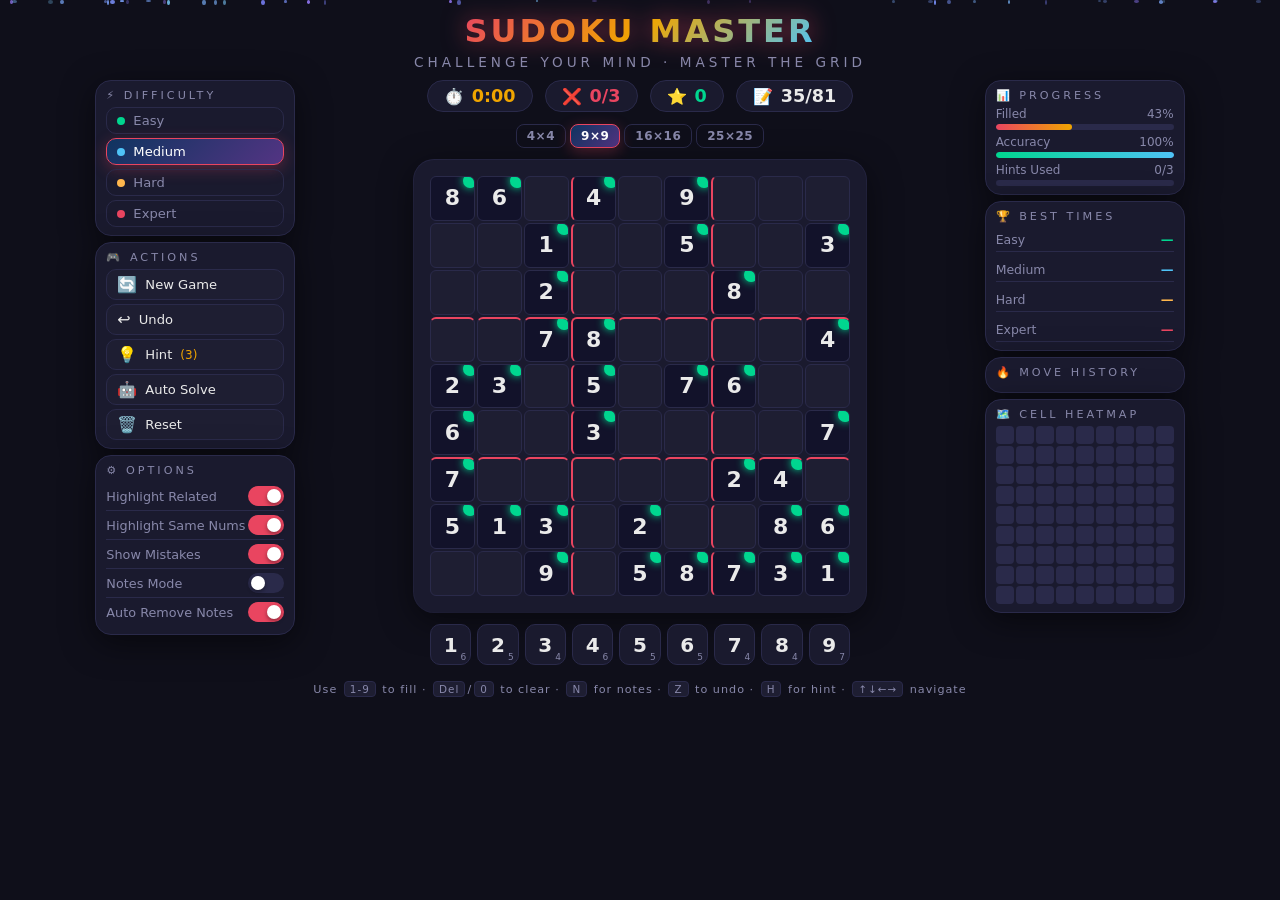
<file: index.html>
<!DOCTYPE html>
<html lang="en">

<head>
    <meta charset="UTF-8" />
    <meta name="viewport" content="width=device-width, initial-scale=1.0" />
    <title>Sudoku Master</title>
    <meta name="description" content="Super Sudoku — challenge your mind and master the 9×9 grid across four difficulty levels." />
    <link rel="stylesheet" href="css/variables.css" />
    <link rel="stylesheet" href="css/style.css" />
    <link rel="stylesheet" href="css/animations.css" />
</head>

<body>

    <!-- Animated Background -->
    <div class="bg-anim" id="bg-anim" aria-hidden="true"></div>

    <!-- Confetti -->
    <canvas id="confetti-canvas" aria-hidden="true"></canvas>

    <!-- Toast Container -->
    <div id="toast-container" role="status" aria-live="polite" aria-atomic="false"></div>

    <!-- WIN Modal -->
    <div class="modal-overlay" id="win-modal"
         role="dialog" aria-modal="true" aria-labelledby="win-modal-title">
        <div class="modal">
            <div class="modal-icon" aria-hidden="true">🎉</div>
            <div class="modal-title win" id="win-modal-title">Puzzle Solved!</div>
            <div class="modal-sub" id="win-sub">Outstanding! You've completed the puzzle.</div>
            <div class="modal-stats" aria-label="Game statistics">
                <div class="modal-stat">
                    <div class="ms-val" id="win-time">0:00</div>
                    <div class="ms-label">Time</div>
                </div>
                <div class="modal-stat">
                    <div class="ms-val" id="win-score">0</div>
                    <div class="ms-label">Score</div>
                </div>
                <div class="modal-stat">
                    <div class="ms-val" id="win-mistakes">0</div>
                    <div class="ms-label">Mistakes</div>
                </div>
            </div>
            <div class="modal-btns">
                <button class="modal-btn primary"
                        data-action="new-game"
                        aria-label="Start a new game">New Game</button>
                <button class="modal-btn secondary"
                        data-action="close-modal" data-modal="win-modal"
                        aria-label="Close and review the solved board">Review</button>
            </div>
        </div>
    </div>

    <!-- LOSE Modal -->
    <div class="modal-overlay" id="lose-modal"
         role="dialog" aria-modal="true" aria-labelledby="lose-modal-title">
        <div class="modal">
            <div class="modal-icon" aria-hidden="true">💔</div>
            <div class="modal-title lose" id="lose-modal-title">Game Over</div>
            <div class="modal-sub">Too many mistakes! Don't worry, practice makes perfect.</div>
            <div class="modal-btns">
                <button class="modal-btn primary"
                        data-action="new-game"
                        aria-label="Try the puzzle again">Try Again</button>
                <button class="modal-btn secondary"
                        data-action="reveal-solution"
                        aria-label="Reveal the correct solution">See Solution</button>
            </div>
        </div>
    </div>

    <div class="app-wrapper">
        <!-- Header -->
        <header role="banner">
            <div class="logo">SUDOKU MASTER</div>
            <div class="tagline">Challenge your mind · Master the grid</div>
        </header>



        <!-- Main Game -->
        <div class="game-container">

            <!-- LEFT PANEL -->
            <div class="left-panel" role="complementary" aria-label="Game controls">
                <div class="panel-card">
                    <div class="panel-title">⚡ Difficulty</div>
                    <div class="diff-btns" role="group" aria-label="Select difficulty">
                        <button class="diff-btn" data-diff="easy"
                                data-action="set-difficulty"
                                aria-label="Easy difficulty"
                                aria-pressed="false">
                            <span class="diff-dot" style="background:#00d68f" aria-hidden="true"></span>Easy
                        </button>
                        <button class="diff-btn active" data-diff="medium"
                                data-action="set-difficulty"
                                aria-label="Medium difficulty"
                                aria-pressed="true">
                            <span class="diff-dot" style="background:#4fc3f7" aria-hidden="true"></span>Medium
                        </button>
                        <button class="diff-btn" data-diff="hard"
                                data-action="set-difficulty"
                                aria-label="Hard difficulty"
                                aria-pressed="false">
                            <span class="diff-dot" style="background:#ffb74d" aria-hidden="true"></span>Hard
                        </button>
                        <button class="diff-btn" data-diff="expert"
                                data-action="set-difficulty"
                                aria-label="Expert difficulty"
                                aria-pressed="false">
                            <span class="diff-dot" style="background:#e94560" aria-hidden="true"></span>Expert
                        </button>
                    </div>
                </div>

                <div class="panel-card">
                    <div class="panel-title">🎮 Actions</div>
                    <div class="action-btns" role="group" aria-label="Game actions">
                        <button class="action-btn"
                                data-action="new-game"
                                aria-label="Start a new game">
                            <span class="btn-icon" aria-hidden="true">🔄</span>New Game
                        </button>
                        <button class="action-btn"
                                data-action="undo"
                                aria-label="Undo last move">
                            <span class="btn-icon" aria-hidden="true">↩️</span>Undo
                        </button>
                        <button class="action-btn"
                                data-action="hint"
                                aria-label="Use a hint">
                            <span class="btn-icon" aria-hidden="true">💡</span>Hint
                            <span id="hint-count" style="color:var(--gold);font-size:0.75rem"
                                  aria-label="3 hints remaining">(3)</span>
                        </button>
                        <button class="action-btn"
                                data-action="solve"
                                aria-label="Auto-solve the puzzle">
                            <span class="btn-icon" aria-hidden="true">🤖</span>Auto Solve
                        </button>
                        <button class="action-btn danger"
                                data-action="reset"
                                aria-label="Reset all progress on this puzzle">
                            <span class="btn-icon" aria-hidden="true">🗑️</span>Reset
                        </button>
                    </div>
                </div>

                <div class="panel-card">
                    <div class="panel-title">⚙️ Options</div>
                    <div class="toggle-row">
                        <span class="toggle-label" id="lbl-related">Highlight Related</span>
                        <button class="toggle on" id="tog-related"
                                data-action="toggle-opt" data-opt="related"
                                role="switch" aria-checked="true"
                                aria-labelledby="lbl-related"></button>
                    </div>
                    <div class="toggle-row">
                        <span class="toggle-label" id="lbl-samenum">Highlight Same Nums</span>
                        <button class="toggle on" id="tog-samenum"
                                data-action="toggle-opt" data-opt="samenum"
                                role="switch" aria-checked="true"
                                aria-labelledby="lbl-samenum"></button>
                    </div>
                    <div class="toggle-row">
                        <span class="toggle-label" id="lbl-mistakes">Show Mistakes</span>
                        <button class="toggle on" id="tog-mistakes"
                                data-action="toggle-opt" data-opt="mistakes"
                                role="switch" aria-checked="true"
                                aria-labelledby="lbl-mistakes"></button>
                    </div>
                    <div class="toggle-row">
                        <span class="toggle-label" id="lbl-notes">Notes Mode</span>
                        <button class="toggle" id="tog-notes"
                                data-action="toggle-opt" data-opt="notes"
                                role="switch" aria-checked="false"
                                aria-labelledby="lbl-notes"></button>
                    </div>
                    <div class="toggle-row">
                        <span class="toggle-label" id="lbl-autonotes">Auto Remove Notes</span>
                        <button class="toggle on" id="tog-autonotes"
                                data-action="toggle-opt" data-opt="autonotes"
                                role="switch" aria-checked="true"
                                aria-labelledby="lbl-autonotes"></button>
                    </div>
                </div>
            </div>

            <!-- CENTER: BOARD + NUMPAD -->
            <div class="board-section">
                <!-- Stats Bar -->
                <div class="stats-bar" role="region" aria-label="Game statistics">
                    <div class="stat-chip">
                        <span class="icon" aria-hidden="true">⏱️</span>
                        <span class="val" id="timer-val" aria-label="Timer">0:00</span>
                    </div>
                    <div class="stat-chip">
                        <span class="icon" aria-hidden="true">❌</span>
                        <span class="val" id="mistakes-val" aria-label="Mistakes">0/3</span>
                    </div>
                    <div class="stat-chip">
                        <span class="icon" aria-hidden="true">⭐</span>
                        <span class="val" id="score-val" aria-label="Score">0</span>
                    </div>
                    <div class="stat-chip">
                        <span class="icon" aria-hidden="true">📝</span>
                        <span class="val" id="filled-val" aria-label="Cells filled">0/81</span>
                    </div>
                </div>

                <!-- Board Size Selector (separate row, below stats) -->
                <div class="size-selector" role="group" aria-label="Board size">
                    <button class="size-btn"
                            data-action="set-board-size"
                            data-size="4"
                            aria-label="Switch to 4 by 4 Sudoku"
                            aria-pressed="false">4×4</button>
                    <button class="size-btn active"
                            data-action="set-board-size"
                            data-size="9"
                            aria-label="Switch to 9 by 9 Sudoku"
                            aria-pressed="true">9×9</button>
                    <button class="size-btn"
                            data-action="set-board-size"
                            data-size="16"
                            aria-label="Switch to 16 by 16 Sudoku"
                            aria-pressed="false">16×16</button>

                    <button class="size-btn"
                            data-action="set-board-size"
                            data-size="25"
                            aria-label="Switch to 25 by 25 Sudoku"
                            aria-pressed="false">25×25</button>

                </div>

                <div class="board-wrapper" id="board-wrapper">
                    <div id="sudoku-board"
                         role="grid"
                         aria-label="Sudoku grid, 9 rows and 9 columns"
                         aria-rowcount="9" aria-colcount="9"></div>
                </div>
                <div class="numpad" id="numpad" role="group" aria-label="Number pad"></div>
                <div class="kb-hint" aria-label="Keyboard shortcuts">
                    Use <span class="kb-key" id="kb-num-hint">1-9</span> to fill ·
                    <span class="kb-key">Del</span>/<span class="kb-key">0</span> to clear ·
                    <span class="kb-key">N</span> for notes ·
                    <span class="kb-key">Z</span> to undo ·
                    <span class="kb-key">H</span> for hint ·
                    <span class="kb-key">↑↓←→</span> navigate
                </div>
            </div>

            <!-- RIGHT PANEL -->
            <div class="right-panel" role="complementary" aria-label="Game statistics panels">
                <div class="panel-card">
                    <div class="panel-title">📊 Progress</div>
                    <div class="progress-row" role="region" aria-label="Progress bars">
                        <div class="prog-item">
                            <div class="prog-label">
                                <span>Filled</span><span id="prog-filled-txt">0%</span>
                            </div>
                            <div class="prog-bar" role="progressbar"
                                 aria-valuenow="0" aria-valuemin="0" aria-valuemax="100"
                                 aria-label="Cells filled">
                                <div class="prog-fill" id="prog-filled" style="width:0%"></div>
                            </div>
                        </div>
                        <div class="prog-item">
                            <div class="prog-label">
                                <span>Accuracy</span><span id="prog-acc-txt">100%</span>
                            </div>
                            <div class="prog-bar" role="progressbar"
                                 aria-valuenow="100" aria-valuemin="0" aria-valuemax="100"
                                 aria-label="Accuracy">
                                <div class="prog-fill" id="prog-acc"
                                     style="width:100%; background: linear-gradient(90deg, var(--green), var(--blue))">
                                </div>
                            </div>
                        </div>
                        <div class="prog-item">
                            <div class="prog-label">
                                <span>Hints Used</span><span id="prog-hint-txt">0</span>
                            </div>
                            <div class="prog-bar" role="progressbar"
                                 aria-valuenow="0" aria-valuemin="0" aria-valuemax="100"
                                 aria-label="Hints used">
                                <div class="prog-fill" id="prog-hint"
                                     style="width:0%; background: linear-gradient(90deg, var(--gold), var(--orange))">
                                </div>
                            </div>
                        </div>
                    </div>
                </div>

                <div class="panel-card">
                    <div class="panel-title">🏆 Best Times</div>
                    <div id="best-times"
                         style="display:flex;flex-direction:column;gap:6px;font-size:0.8rem;"
                         aria-label="Best completion times per difficulty">
                        <!-- filled by JS -->
                    </div>
                </div>

                <div class="panel-card">
                    <div class="panel-title">🔥 Move History</div>
                    <div class="history-list" id="history-list"
                         role="log" aria-live="polite" aria-label="Move history"></div>
                </div>

                <div class="panel-card">
                    <div class="panel-title">🗺️ Cell Heatmap</div>
                    <div class="heatmap-grid" id="heatmap"
                         role="img" aria-label="Cell edit frequency heatmap"></div>
                </div>
            </div>

        </div><!-- end .game-container -->
    </div><!-- end .app-wrapper -->

    <script type="module" src="js/app.js"></script>
</body>

</html>
</file>
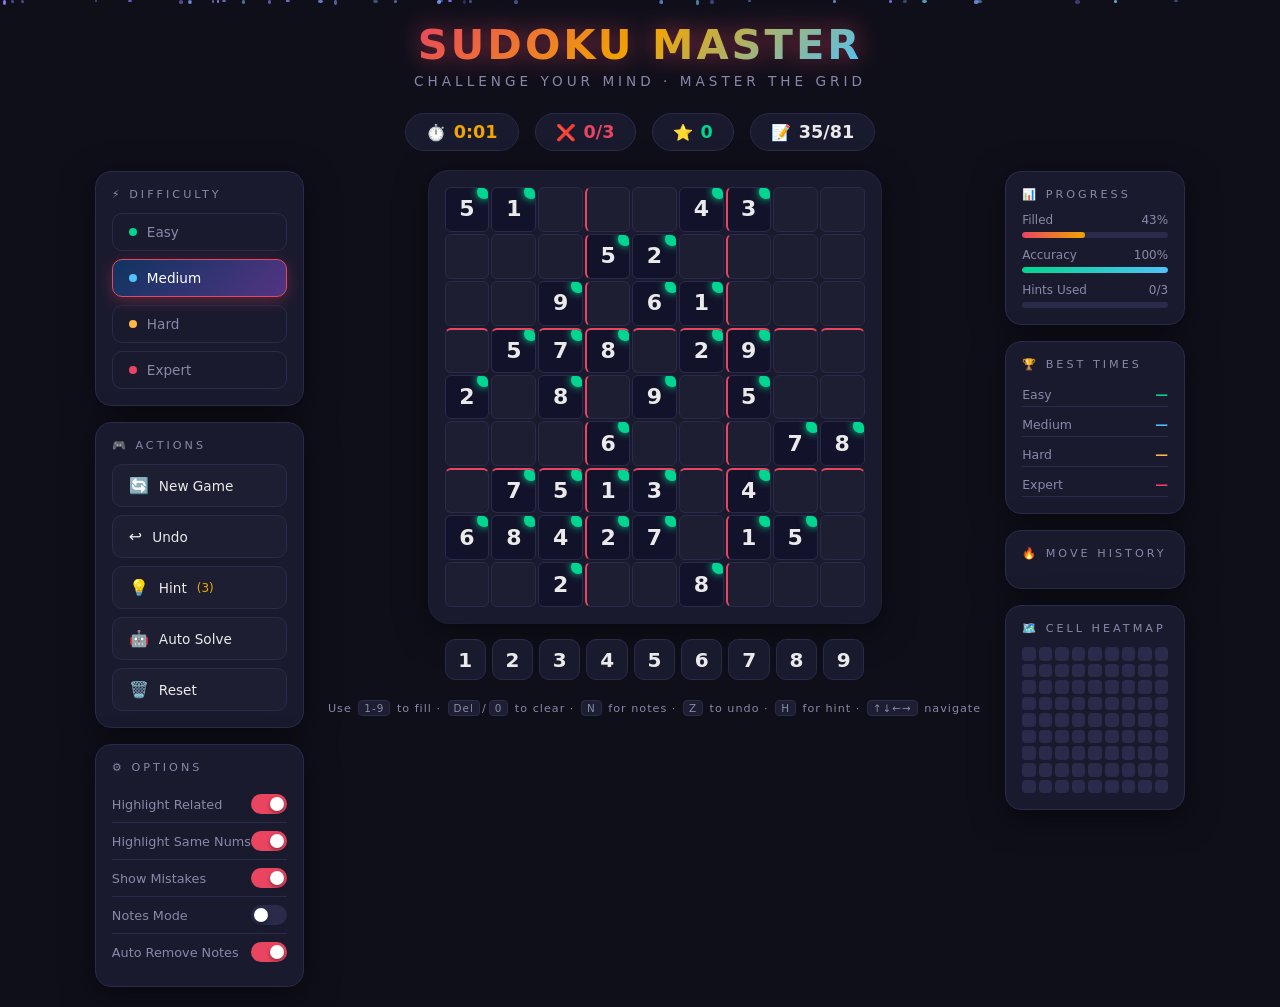
<file: sudoku.html>
<!DOCTYPE html>
<html lang="en">

<head>
    <meta charset="UTF-8" />
    <meta name="viewport" content="width=device-width, initial-scale=1.0" />
    <title>Sudoku Master</title>
    <style>
        /* ===== RESET & BASE ===== */
        *,
        *::before,
        *::after {
            box-sizing: border-box;
            margin: 0;
            padding: 0;
        }

        :root {
            --bg-dark: #0f0f1a;
            --bg-card: #1a1a2e;
            --bg-panel: #16213e;
            --accent: #e94560;
            --accent2: #0f3460;
            --accent3: #533483;
            --gold: #f0a500;
            --text-primary: #eaeaea;
            --text-muted: #8888aa;
            --cell-bg: #1e1e32;
            --cell-hover: #2a2a45;
            --cell-selected: #0f3460;
            --cell-related: #1c1c35;
            --cell-same: #2d2060;
            --cell-given: #12122a;
            --cell-error: #3a1020;
            --border-light: #2a2a4a;
            --border-box: #e94560;
            --green: #00d68f;
            --blue: #4fc3f7;
            --purple: #ce93d8;
            --orange: #ffb74d;
            --shadow: 0 8px 32px rgba(0, 0, 0, 0.5);
            --glow: 0 0 20px rgba(233, 69, 96, 0.4);
            --glow-green: 0 0 20px rgba(0, 214, 143, 0.5);
        }

        body {
            font-family: 'Segoe UI', system-ui, sans-serif;
            background: var(--bg-dark);
            color: var(--text-primary);
            min-height: 100vh;
            overflow-x: hidden;
        }

        /* ===== ANIMATED BACKGROUND ===== */
        .bg-anim {
            position: fixed;
            inset: 0;
            z-index: 0;
            overflow: hidden;
            pointer-events: none;
        }

        .bg-anim span {
            position: absolute;
            width: 2px;
            height: 2px;
            background: rgba(233, 69, 96, 0.5);
            border-radius: 50%;
            animation: float linear infinite;
        }

        @keyframes float {
            0% {
                transform: translateY(100vh) scale(0);
                opacity: 0;
            }

            10% {
                opacity: 1;
            }

            90% {
                opacity: 1;
            }

            100% {
                transform: translateY(-10vh) scale(1);
                opacity: 0;
            }
        }

        /* ===== MAIN LAYOUT ===== */
        .app-wrapper {
            position: relative;
            z-index: 1;
            display: flex;
            flex-direction: column;
            align-items: center;
            min-height: 100vh;
            padding: 20px 10px;
        }

        /* ===== HEADER ===== */
        header {
            text-align: center;
            margin-bottom: 24px;
            animation: slideDown 0.6s ease;
        }

        @keyframes slideDown {
            from {
                opacity: 0;
                transform: translateY(-30px);
            }

            to {
                opacity: 1;
                transform: translateY(0);
            }
        }

        .logo {
            font-size: 2.6rem;
            font-weight: 900;
            letter-spacing: 3px;
            background: linear-gradient(135deg, var(--accent), var(--gold), var(--blue));
            -webkit-background-clip: text;
            -webkit-text-fill-color: transparent;
            background-clip: text;
            text-shadow: none;
            display: inline-block;
            filter: drop-shadow(0 0 12px rgba(233, 69, 96, 0.6));
        }

        .tagline {
            color: var(--text-muted);
            font-size: 0.85rem;
            letter-spacing: 4px;
            text-transform: uppercase;
            margin-top: 4px;
        }

        /* ===== STATS BAR ===== */
        .stats-bar {
            display: flex;
            gap: 16px;
            margin-bottom: 20px;
            animation: slideDown 0.7s ease;
        }

        .stat-chip {
            background: var(--bg-card);
            border: 1px solid var(--border-light);
            border-radius: 50px;
            padding: 8px 20px;
            display: flex;
            align-items: center;
            gap: 8px;
            font-size: 0.85rem;
            color: var(--text-muted);
            transition: all 0.3s;
        }

        .stat-chip:hover {
            border-color: var(--accent);
            color: var(--text-primary);
        }

        .stat-chip .val {
            font-size: 1.1rem;
            font-weight: 700;
            color: var(--text-primary);
        }

        .stat-chip .icon {
            font-size: 1rem;
        }

        #timer-val {
            color: var(--gold);
        }

        #mistakes-val {
            color: var(--accent);
        }

        #score-val {
            color: var(--green);
        }

        /* ===== GAME CONTAINER ===== */
        .game-container {
            display: flex;
            gap: 24px;
            align-items: flex-start;
            flex-wrap: wrap;
            justify-content: center;
            animation: fadeIn 0.8s ease;
        }

        @keyframes fadeIn {
            from {
                opacity: 0;
            }

            to {
                opacity: 1;
            }
        }

        /* ===== LEFT PANEL ===== */
        .left-panel {
            display: flex;
            flex-direction: column;
            gap: 16px;
            min-width: 180px;
        }

        .panel-card {
            background: var(--bg-card);
            border: 1px solid var(--border-light);
            border-radius: 16px;
            padding: 16px;
            box-shadow: var(--shadow);
            transition: border-color 0.3s;
        }

        .panel-card:hover {
            border-color: var(--accent3);
        }

        .panel-title {
            font-size: 0.7rem;
            text-transform: uppercase;
            letter-spacing: 3px;
            color: var(--text-muted);
            margin-bottom: 12px;
        }

        /* Difficulty Selector */
        .diff-btns {
            display: flex;
            flex-direction: column;
            gap: 8px;
        }

        .diff-btn {
            padding: 10px 16px;
            border: 1px solid var(--border-light);
            background: transparent;
            border-radius: 10px;
            color: var(--text-muted);
            cursor: pointer;
            font-size: 0.85rem;
            text-align: left;
            display: flex;
            align-items: center;
            gap: 10px;
            transition: all 0.25s;
            font-family: inherit;
        }

        .diff-btn:hover {
            background: var(--cell-hover);
            color: var(--text-primary);
            border-color: var(--accent3);
        }

        .diff-btn.active {
            background: linear-gradient(135deg, var(--accent2), var(--accent3));
            color: white;
            border-color: var(--accent);
            box-shadow: 0 4px 15px rgba(233, 69, 96, 0.3);
        }

        .diff-dot {
            width: 8px;
            height: 8px;
            border-radius: 50%;
            flex-shrink: 0;
        }

        /* Action Buttons */
        .action-btns {
            display: flex;
            flex-direction: column;
            gap: 8px;
        }

        .action-btn {
            padding: 11px 16px;
            border-radius: 10px;
            border: 1px solid var(--border-light);
            background: var(--cell-bg);
            color: var(--text-primary);
            cursor: pointer;
            font-size: 0.85rem;
            font-family: inherit;
            display: flex;
            align-items: center;
            gap: 10px;
            transition: all 0.25s;
            font-weight: 500;
        }

        .action-btn:hover {
            transform: translateX(4px);
            border-color: var(--accent);
            background: var(--cell-hover);
        }

        .action-btn:active {
            transform: scale(0.97);
        }

        .action-btn.danger:hover {
            border-color: var(--accent);
            background: var(--cell-error);
        }

        .action-btn .btn-icon {
            font-size: 1rem;
        }

        /* Toggle Options */
        .toggle-row {
            display: flex;
            align-items: center;
            justify-content: space-between;
            padding: 8px 0;
            border-bottom: 1px solid var(--border-light);
        }

        .toggle-row:last-child {
            border-bottom: none;
        }

        .toggle-label {
            font-size: 0.8rem;
            color: var(--text-muted);
        }

        .toggle {
            width: 36px;
            height: 20px;
            background: var(--border-light);
            border-radius: 10px;
            cursor: pointer;
            position: relative;
            transition: background 0.3s;
            border: none;
            padding: 0;
            flex-shrink: 0;
        }

        .toggle.on {
            background: var(--accent);
        }

        .toggle::after {
            content: '';
            position: absolute;
            width: 14px;
            height: 14px;
            background: white;
            border-radius: 50%;
            top: 3px;
            left: 3px;
            transition: left 0.3s;
            box-shadow: 0 2px 4px rgba(0, 0, 0, 0.4);
        }

        .toggle.on::after {
            left: 19px;
        }

        /* ===== BOARD SECTION ===== */
        .board-section {
            display: flex;
            flex-direction: column;
            align-items: center;
            gap: 16px;
        }

        /* ===== SUDOKU BOARD ===== */
        .board-wrapper {
            position: relative;
            background: var(--bg-card);
            border-radius: 20px;
            padding: 16px;
            box-shadow: var(--shadow), 0 0 0 1px var(--border-light);
            transition: box-shadow 0.4s;
        }

        .board-wrapper.pulse-win {
            box-shadow: var(--shadow), var(--glow-green);
        }

        #sudoku-board {
            display: grid;
            grid-template-columns: repeat(9, 1fr);
            gap: 2px;
            width: min(420px, 90vw);
        }

        /* ===== CELL ===== */
        .cell {
            aspect-ratio: 1;
            background: var(--cell-bg);
            border: 1px solid var(--border-light);
            border-radius: 6px;
            display: flex;
            align-items: center;
            justify-content: center;
            cursor: pointer;
            position: relative;
            transition: background 0.15s, transform 0.1s, box-shadow 0.15s;
            user-select: none;
            overflow: hidden;
        }

        /* Box borders */
        .cell[data-col="3"],
        .cell[data-col="6"] {
            border-left: 2.5px solid var(--border-box);
        }

        .cell[data-row="3"],
        .cell[data-row="6"] {
            border-top: 2.5px solid var(--border-box);
        }

        .cell:hover:not(.given) {
            background: var(--cell-hover);
            transform: scale(1.04);
            z-index: 2;
        }

        .cell.selected {
            background: var(--cell-selected) !important;
            border-color: var(--accent) !important;
            box-shadow: inset 0 0 0 2px var(--accent), 0 0 12px rgba(233, 69, 96, 0.5);
            z-index: 3;
            transform: scale(1.06);
        }

        .cell.related {
            background: var(--cell-related) !important;
        }

        .cell.same-num {
            background: var(--cell-same) !important;
        }

        .cell.given {
            background: var(--cell-given);
            cursor: default;
        }

        .cell.error {
            background: var(--cell-error) !important;
        }

        .cell.error .cell-value {
            color: var(--accent) !important;
        }

        .cell.highlight-flash {
            animation: cellFlash 0.35s ease;
        }

        @keyframes cellFlash {
            0% {
                background: var(--gold);
            }

            100% {
                background: var(--cell-selected);
            }
        }

        .cell.pop-in {
            animation: popIn 0.3s cubic-bezier(0.175, 0.885, 0.32, 1.275);
        }

        @keyframes popIn {
            0% {
                transform: scale(0.5);
                opacity: 0;
            }

            100% {
                transform: scale(1);
                opacity: 1;
            }
        }

        .cell.shake {
            animation: shake 0.4s ease;
        }

        @keyframes shake {

            0%,
            100% {
                transform: translateX(0);
            }

            20% {
                transform: translateX(-5px);
            }

            40% {
                transform: translateX(5px);
            }

            60% {
                transform: translateX(-4px);
            }

            80% {
                transform: translateX(4px);
            }
        }

        /* ===== CELL VALUE ===== */
        .cell-value {
            font-size: clamp(14px, 3.8vw, 22px);
            font-weight: 700;
            line-height: 1;
            transition: all 0.2s;
            pointer-events: none;
        }

        .cell.given .cell-value {
            color: var(--text-primary);
        }

        .cell:not(.given) .cell-value {
            color: var(--blue);
        }

        .cell.selected:not(.given) .cell-value {
            color: var(--gold);
        }

        /* ===== NOTES GRID ===== */
        .notes-grid {
            display: grid;
            grid-template-columns: repeat(3, 1fr);
            width: 100%;
            height: 100%;
            position: absolute;
            inset: 0;
            padding: 2px;
            pointer-events: none;
        }

        .note-num {
            font-size: clamp(6px, 1.2vw, 9px);
            color: var(--purple);
            line-height: 1;
            display: flex;
            align-items: center;
            justify-content: center;
            opacity: 0;
            transition: opacity 0.2s;
        }

        .note-num.visible {
            opacity: 1;
        }

        /* ===== COMPLETION RING ===== */
        .completion-ring {
            position: absolute;
            top: -3px;
            right: -3px;
            width: 14px;
            height: 14px;
            background: var(--green);
            border-radius: 50%;
            display: none;
            z-index: 5;
            box-shadow: 0 0 8px var(--green);
        }

        .cell.complete .completion-ring {
            display: block;
            animation: ringPop 0.3s ease;
        }

        @keyframes ringPop {
            from {
                transform: scale(0);
            }

            to {
                transform: scale(1);
            }
        }

        /* ===== NUMBER PAD ===== */
        .numpad {
            display: grid;
            grid-template-columns: repeat(9, 1fr);
            gap: 6px;
            width: min(420px, 90vw);
        }

        .num-key {
            aspect-ratio: 1;
            background: var(--bg-card);
            border: 1px solid var(--border-light);
            border-radius: 10px;
            color: var(--text-primary);
            font-size: clamp(14px, 3.5vw, 20px);
            font-weight: 700;
            cursor: pointer;
            font-family: inherit;
            transition: all 0.2s;
            position: relative;
            overflow: hidden;
        }

        .num-key::before {
            content: '';
            position: absolute;
            inset: 0;
            background: linear-gradient(135deg, var(--accent), var(--accent3));
            opacity: 0;
            transition: opacity 0.2s;
        }

        .num-key:hover::before {
            opacity: 1;
        }

        .num-key:hover {
            transform: translateY(-3px);
            box-shadow: 0 6px 20px rgba(233, 69, 96, 0.4);
            border-color: var(--accent);
        }

        .num-key:active {
            transform: scale(0.93);
        }

        .num-key span {
            position: relative;
            z-index: 1;
        }

        .num-key .num-count {
            position: absolute;
            bottom: 2px;
            right: 4px;
            font-size: clamp(7px, 1.2vw, 9px);
            color: var(--text-muted);
            z-index: 1;
            font-weight: 400;
        }

        .num-key.exhausted {
            opacity: 0.25;
            pointer-events: none;
        }

        .num-key.selected-num {
            border-color: var(--gold);
            box-shadow: 0 0 10px rgba(240, 165, 0, 0.5);
        }

        .num-key.selected-num::before {
            opacity: 0.4;
        }

        /* ===== RIGHT PANEL ===== */
        .right-panel {
            display: flex;
            flex-direction: column;
            gap: 16px;
            min-width: 180px;
        }

        /* Progress */
        .progress-row {
            display: flex;
            flex-direction: column;
            gap: 10px;
        }

        .prog-item {
            display: flex;
            flex-direction: column;
            gap: 5px;
        }

        .prog-label {
            font-size: 0.75rem;
            color: var(--text-muted);
            display: flex;
            justify-content: space-between;
        }

        .prog-bar {
            height: 6px;
            background: var(--border-light);
            border-radius: 3px;
            overflow: hidden;
        }

        .prog-fill {
            height: 100%;
            border-radius: 3px;
            background: linear-gradient(90deg, var(--accent), var(--gold));
            transition: width 0.5s cubic-bezier(0.4, 0, 0.2, 1);
        }

        /* History */
        .history-list {
            max-height: 160px;
            overflow-y: auto;
            display: flex;
            flex-direction: column;
            gap: 4px;
        }

        .history-list::-webkit-scrollbar {
            width: 4px;
        }

        .history-list::-webkit-scrollbar-track {
            background: transparent;
        }

        .history-list::-webkit-scrollbar-thumb {
            background: var(--border-light);
            border-radius: 2px;
        }

        .history-item {
            font-size: 0.75rem;
            color: var(--text-muted);
            padding: 5px 8px;
            background: var(--cell-bg);
            border-radius: 6px;
            border-left: 3px solid var(--accent3);
            animation: slideIn 0.2s ease;
        }

        @keyframes slideIn {
            from {
                opacity: 0;
                transform: translateX(-10px);
            }

            to {
                opacity: 1;
                transform: translateX(0);
            }
        }

        .history-item.err {
            border-left-color: var(--accent);
            color: var(--accent);
        }

        .history-item.undo {
            border-left-color: var(--orange);
        }

        /* Heatmap */
        .heatmap-grid {
            display: grid;
            grid-template-columns: repeat(9, 1fr);
            gap: 3px;
        }

        .heatmap-cell {
            aspect-ratio: 1;
            border-radius: 4px;
            background: var(--border-light);
            transition: background 0.3s;
            font-size: 8px;
            display: flex;
            align-items: center;
            justify-content: center;
            color: transparent;
            font-weight: 700;
        }

        /* ===== MODALS ===== */
        .modal-overlay {
            position: fixed;
            inset: 0;
            z-index: 100;
            background: rgba(0, 0, 0, 0.75);
            backdrop-filter: blur(6px);
            display: flex;
            align-items: center;
            justify-content: center;
            opacity: 0;
            pointer-events: none;
            transition: opacity 0.3s;
        }

        .modal-overlay.show {
            opacity: 1;
            pointer-events: all;
        }

        .modal {
            background: var(--bg-card);
            border: 1px solid var(--border-light);
            border-radius: 24px;
            padding: 40px;
            text-align: center;
            max-width: 380px;
            width: 90%;
            transform: scale(0.85) translateY(20px);
            transition: transform 0.35s cubic-bezier(0.175, 0.885, 0.32, 1.275);
            box-shadow: var(--shadow), 0 0 60px rgba(233, 69, 96, 0.2);
        }

        .modal-overlay.show .modal {
            transform: scale(1) translateY(0);
        }

        .modal-icon {
            font-size: 3.5rem;
            margin-bottom: 16px;
        }

        .modal-title {
            font-size: 1.8rem;
            font-weight: 900;
            margin-bottom: 8px;
        }

        .modal-title.win {
            background: linear-gradient(135deg, var(--green), var(--gold));
            -webkit-background-clip: text;
            -webkit-text-fill-color: transparent;
            background-clip: text;
        }

        .modal-title.lose {
            background: linear-gradient(135deg, var(--accent), var(--orange));
            -webkit-background-clip: text;
            -webkit-text-fill-color: transparent;
            background-clip: text;
        }

        .modal-sub {
            color: var(--text-muted);
            margin-bottom: 24px;
            line-height: 1.6;
        }

        .modal-stats {
            display: grid;
            grid-template-columns: repeat(3, 1fr);
            gap: 12px;
            margin-bottom: 28px;
        }

        .modal-stat {
            background: var(--cell-bg);
            border-radius: 12px;
            padding: 12px 8px;
        }

        .modal-stat .ms-val {
            font-size: 1.4rem;
            font-weight: 800;
            color: var(--gold);
        }

        .modal-stat .ms-label {
            font-size: 0.7rem;
            color: var(--text-muted);
            margin-top: 2px;
        }

        .modal-btns {
            display: flex;
            gap: 12px;
            justify-content: center;
            flex-wrap: wrap;
        }

        .modal-btn {
            padding: 12px 28px;
            border-radius: 50px;
            border: none;
            cursor: pointer;
            font-size: 0.95rem;
            font-weight: 700;
            font-family: inherit;
            transition: all 0.25s;
        }

        .modal-btn.primary {
            background: linear-gradient(135deg, var(--accent), var(--accent3));
            color: white;
            box-shadow: 0 4px 20px rgba(233, 69, 96, 0.4);
        }

        .modal-btn.primary:hover {
            transform: translateY(-2px);
            box-shadow: 0 8px 25px rgba(233, 69, 96, 0.5);
        }

        .modal-btn.secondary {
            background: var(--cell-bg);
            color: var(--text-primary);
            border: 1px solid var(--border-light);
        }

        .modal-btn.secondary:hover {
            border-color: var(--accent);
            transform: translateY(-2px);
        }

        /* ===== TOAST ===== */
        #toast-container {
            position: fixed;
            bottom: 30px;
            left: 50%;
            transform: translateX(-50%);
            z-index: 200;
            display: flex;
            flex-direction: column;
            align-items: center;
            gap: 8px;
            pointer-events: none;
        }

        .toast {
            background: var(--bg-card);
            border: 1px solid var(--border-light);
            border-radius: 50px;
            padding: 10px 24px;
            color: var(--text-primary);
            font-size: 0.85rem;
            font-weight: 500;
            box-shadow: var(--shadow);
            animation: toastIn 0.3s ease;
            white-space: nowrap;
        }

        .toast.success {
            border-color: var(--green);
            color: var(--green);
        }

        .toast.error {
            border-color: var(--accent);
            color: var(--accent);
        }

        .toast.info {
            border-color: var(--blue);
            color: var(--blue);
        }

        @keyframes toastIn {
            from {
                opacity: 0;
                transform: translateY(15px);
            }

            to {
                opacity: 1;
                transform: translateY(0);
            }
        }

        @keyframes toastOut {
            from {
                opacity: 1;
                transform: translateY(0);
            }

            to {
                opacity: 0;
                transform: translateY(15px);
            }
        }

        /* ===== CONFETTI CANVAS ===== */
        #confetti-canvas {
            position: fixed;
            inset: 0;
            pointer-events: none;
            z-index: 90;
        }

        /* ===== KEYBOARD HINT ===== */
        .kb-hint {
            font-size: 0.7rem;
            color: var(--text-muted);
            text-align: center;
            margin-top: 4px;
            letter-spacing: 1px;
        }

        .kb-key {
            display: inline-block;
            background: var(--cell-bg);
            border: 1px solid var(--border-light);
            border-radius: 4px;
            padding: 1px 5px;
            font-size: 0.65rem;
            margin: 0 2px;
        }

        /* ===== RESPONSIVE ===== */
        @media (max-width: 700px) {

            .left-panel,
            .right-panel {
                flex-direction: row;
                flex-wrap: wrap;
                min-width: auto;
                width: min(420px, 90vw);
            }

            .panel-card {
                flex: 1;
                min-width: 140px;
            }

            .game-container {
                gap: 14px;
            }

            .stats-bar {
                gap: 8px;
                flex-wrap: wrap;
                justify-content: center;
            }

            .stat-chip {
                padding: 6px 12px;
            }
        }
    </style>
</head>

<body>

    <!-- Animated Background -->
    <div class="bg-anim" id="bg-anim"></div>

    <!-- Confetti -->
    <canvas id="confetti-canvas"></canvas>

    <!-- Toast Container -->
    <div id="toast-container"></div>

    <!-- WIN Modal -->
    <div class="modal-overlay" id="win-modal">
        <div class="modal">
            <div class="modal-icon">🎉</div>
            <div class="modal-title win">Puzzle Solved!</div>
            <div class="modal-sub" id="win-sub">Outstanding! You've completed the puzzle.</div>
            <div class="modal-stats">
                <div class="modal-stat">
                    <div class="ms-val" id="win-time">0:00</div>
                    <div class="ms-label">Time</div>
                </div>
                <div class="modal-stat">
                    <div class="ms-val" id="win-score">0</div>
                    <div class="ms-label">Score</div>
                </div>
                <div class="modal-stat">
                    <div class="ms-val" id="win-mistakes">0</div>
                    <div class="ms-label">Mistakes</div>
                </div>
            </div>
            <div class="modal-btns">
                <button class="modal-btn primary" onclick="newGame()">New Game</button>
                <button class="modal-btn secondary" onclick="closeModal('win-modal')">Review</button>
            </div>
        </div>
    </div>

    <!-- LOSE Modal -->
    <div class="modal-overlay" id="lose-modal">
        <div class="modal">
            <div class="modal-icon">💔</div>
            <div class="modal-title lose">Game Over</div>
            <div class="modal-sub">Too many mistakes! Don't worry, practice makes perfect.</div>
            <div class="modal-btns">
                <button class="modal-btn primary" onclick="newGame()">Try Again</button>
                <button class="modal-btn secondary" onclick="revealSolution()">See Solution</button>
            </div>
        </div>
    </div>

    <div class="app-wrapper">
        <!-- Header -->
        <header>
            <div class="logo">SUDOKU MASTER</div>
            <div class="tagline">Challenge your mind · Master the grid</div>
        </header>

        <!-- Stats Bar -->
        <div class="stats-bar">
            <div class="stat-chip">
                <span class="icon">⏱️</span>
                <span class="val" id="timer-val">0:00</span>
            </div>
            <div class="stat-chip">
                <span class="icon">❌</span>
                <span class="val" id="mistakes-val">0/3</span>
            </div>
            <div class="stat-chip">
                <span class="icon">⭐</span>
                <span class="val" id="score-val">0</span>
            </div>
            <div class="stat-chip">
                <span class="icon">📝</span>
                <span class="val" id="filled-val">0/81</span>
            </div>
        </div>

        <!-- Main Game -->
        <div class="game-container">

            <!-- LEFT PANEL -->
            <div class="left-panel">
                <div class="panel-card">
                    <div class="panel-title">⚡ Difficulty</div>
                    <div class="diff-btns">
                        <button class="diff-btn" data-diff="easy" onclick="setDifficulty('easy')"><span class="diff-dot"
                                style="background:#00d68f"></span>Easy</button>
                        <button class="diff-btn active" data-diff="medium" onclick="setDifficulty('medium')"><span
                                class="diff-dot" style="background:#4fc3f7"></span>Medium</button>
                        <button class="diff-btn" data-diff="hard" onclick="setDifficulty('hard')"><span class="diff-dot"
                                style="background:#ffb74d"></span>Hard</button>
                        <button class="diff-btn" data-diff="expert" onclick="setDifficulty('expert')"><span
                                class="diff-dot" style="background:#e94560"></span>Expert</button>
                    </div>
                </div>

                <div class="panel-card">
                    <div class="panel-title">🎮 Actions</div>
                    <div class="action-btns">
                        <button class="action-btn" onclick="newGame()"><span class="btn-icon">🔄</span>New Game</button>
                        <button class="action-btn" onclick="undoMove()"><span class="btn-icon">↩️</span>Undo</button>
                        <button class="action-btn" onclick="useHint()"><span class="btn-icon">💡</span>Hint <span
                                id="hint-count" style="color:var(--gold);font-size:0.75rem">(3)</span></button>
                        <button class="action-btn" onclick="solvePuzzle()"><span class="btn-icon">🤖</span>Auto
                            Solve</button>
                        <button class="action-btn danger" onclick="confirmReset()"><span
                                class="btn-icon">🗑️</span>Reset</button>
                    </div>
                </div>

                <div class="panel-card">
                    <div class="panel-title">⚙️ Options</div>
                    <div class="toggle-row">
                        <span class="toggle-label">Highlight Related</span>
                        <button class="toggle on" id="tog-related" onclick="toggleOpt('related')"></button>
                    </div>
                    <div class="toggle-row">
                        <span class="toggle-label">Highlight Same Nums</span>
                        <button class="toggle on" id="tog-samenum" onclick="toggleOpt('samenum')"></button>
                    </div>
                    <div class="toggle-row">
                        <span class="toggle-label">Show Mistakes</span>
                        <button class="toggle on" id="tog-mistakes" onclick="toggleOpt('mistakes')"></button>
                    </div>
                    <div class="toggle-row">
                        <span class="toggle-label">Notes Mode</span>
                        <button class="toggle" id="tog-notes" onclick="toggleOpt('notes')"></button>
                    </div>
                    <div class="toggle-row">
                        <span class="toggle-label">Auto Remove Notes</span>
                        <button class="toggle on" id="tog-autonotes" onclick="toggleOpt('autonotes')"></button>
                    </div>
                </div>
            </div>

            <!-- CENTER: BOARD + NUMPAD -->
            <div class="board-section">
                <div class="board-wrapper" id="board-wrapper">
                    <div id="sudoku-board"></div>
                </div>
                <div class="numpad" id="numpad"></div>
                <div class="kb-hint">
                    Use <span class="kb-key">1-9</span> to fill · <span class="kb-key">Del</span>/<span
                        class="kb-key">0</span> to clear · <span class="kb-key">N</span> for notes · <span
                        class="kb-key">Z</span> to undo · <span class="kb-key">H</span> for hint · <span
                        class="kb-key">↑↓←→</span> navigate
                </div>
            </div>

            <!-- RIGHT PANEL -->
            <div class="right-panel">
                <div class="panel-card">
                    <div class="panel-title">📊 Progress</div>
                    <div class="progress-row">
                        <div class="prog-item">
                            <div class="prog-label"><span>Filled</span><span id="prog-filled-txt">0%</span></div>
                            <div class="prog-bar">
                                <div class="prog-fill" id="prog-filled" style="width:0%"></div>
                            </div>
                        </div>
                        <div class="prog-item">
                            <div class="prog-label"><span>Accuracy</span><span id="prog-acc-txt">100%</span></div>
                            <div class="prog-bar">
                                <div class="prog-fill" id="prog-acc"
                                    style="width:100%; background: linear-gradient(90deg, var(--green), var(--blue))">
                                </div>
                            </div>
                        </div>
                        <div class="prog-item">
                            <div class="prog-label"><span>Hints Used</span><span id="prog-hint-txt">0</span></div>
                            <div class="prog-bar">
                                <div class="prog-fill" id="prog-hint"
                                    style="width:0%; background: linear-gradient(90deg, var(--gold), var(--orange))">
                                </div>
                            </div>
                        </div>
                    </div>
                </div>

                <div class="panel-card">
                    <div class="panel-title">🏆 Best Times</div>
                    <div id="best-times" style="display:flex;flex-direction:column;gap:6px;font-size:0.8rem;">
                        <!-- filled by JS -->
                    </div>
                </div>

                <div class="panel-card">
                    <div class="panel-title">🔥 Move History</div>
                    <div class="history-list" id="history-list"></div>
                </div>

                <div class="panel-card">
                    <div class="panel-title">🗺️ Cell Heatmap</div>
                    <div class="heatmap-grid" id="heatmap"></div>
                </div>
            </div>

        </div><!-- end .game-container -->
    </div><!-- end .app-wrapper -->

    <script>
        /* ================================================================
           SUDOKU MASTER — Full Game Engine + UI Controller
        ================================================================ */

        // ── STATE ───────────────────────────────────────────────────────
        const state = {
            board: Array(81).fill(0),   // current board values
            solution: Array(81).fill(0),   // correct solution
            given: Array(81).fill(false), // clue cells
            notes: Array.from({ length: 81 }, () => new Set()),
            errors: Array(81).fill(false),
            selected: -1,
            difficulty: 'medium',
            mistakes: 0, maxMistakes: 3,
            score: 0,
            hintsLeft: 3, hintsUsed: 0,
            timerSec: 0, timerActive: false, timerRef: null,
            history: [],   // [{idx, oldVal, newVal, oldNotes}]
            historyLog: [],   // display log
            heatmap: Array(81).fill(0),
            opts: { related: true, samenum: true, mistakes: true, notes: false, autonotes: true },
            bestTimes: JSON.parse(localStorage.getItem('sudoku_best') || '{}'),
            gameActive: false,
            selectedNum: -1,
        };

        // ── DIFFICULTY CONFIG ────────────────────────────────────────────
        const DIFF_CONFIG = {
            easy: { clues: 45, label: 'Easy', color: '#00d68f' },
            medium: { clues: 35, label: 'Medium', color: '#4fc3f7' },
            hard: { clues: 28, label: 'Hard', color: '#ffb74d' },
            expert: { clues: 22, label: 'Expert', color: '#e94560' },
        };

        // ── SUDOKU SOLVER & GENERATOR ────────────────────────────────────
        function shuffle(arr) {
            for (let i = arr.length - 1; i > 0; i--) {
                const j = Math.floor(Math.random() * (i + 1));
                [arr[i], arr[j]] = [arr[j], arr[i]];
            }
            return arr;
        }

        function isValid(board, idx, num) {
            const row = Math.floor(idx / 9), col = idx % 9;
            const boxR = Math.floor(row / 3) * 3, boxC = Math.floor(col / 3) * 3;
            for (let i = 0; i < 9; i++) {
                if (board[row * 9 + i] === num) return false;
                if (board[i * 9 + col] === num) return false;
                if (board[(boxR + Math.floor(i / 3)) * 9 + (boxC + i % 3)] === num) return false;
            }
            return true;
        }

        function solve(board, randomize = false) {
            const idx = board.indexOf(0);
            if (idx === -1) return true;
            const nums = randomize ? shuffle([1, 2, 3, 4, 5, 6, 7, 8, 9]) : [1, 2, 3, 4, 5, 6, 7, 8, 9];
            for (const n of nums) {
                if (isValid(board, idx, n)) {
                    board[idx] = n;
                    if (solve(board, randomize)) return true;
                    board[idx] = 0;
                }
            }
            return false;
        }

        function countSolutions(board, limit = 2) {
            const idx = board.indexOf(0);
            if (idx === -1) return 1;
            let count = 0;
            for (let n = 1; n <= 9; n++) {
                if (isValid(board, idx, n)) {
                    board[idx] = n;
                    count += countSolutions(board, limit);
                    board[idx] = 0;
                    if (count >= limit) return count;
                }
            }
            return count;
        }

        function generatePuzzle(clueCount) {
            // 1. Create full solution
            const sol = Array(81).fill(0);
            solve(sol, true);

            // 2. Remove cells ensuring unique solution
            const puzzle = [...sol];
            const positions = shuffle([...Array(81).keys()]);
            let removed = 0;
            for (const pos of positions) {
                if (removed >= 81 - clueCount) break;
                const backup = puzzle[pos];
                puzzle[pos] = 0;
                const test = [...puzzle];
                if (countSolutions(test, 2) !== 1) {
                    puzzle[pos] = backup; // restore
                } else {
                    removed++;
                }
            }
            return { puzzle, solution: sol };
        }

        // ── INIT BACKGROUND ─────────────────────────────────────────────
        (function initBg() {
            const bg = document.getElementById('bg-anim');
            for (let i = 0; i < 40; i++) {
                const s = document.createElement('span');
                s.style.cssText = `left:${Math.random() * 100}%;
      width:${2 + Math.random() * 3}px; height:${2 + Math.random() * 3}px;
      animation-duration:${6 + Math.random() * 12}s;
      animation-delay:${Math.random() * 10}s;
      opacity:${0.3 + Math.random() * 0.7};
      background:hsl(${Math.random() * 60 + 200},80%,70%)`;
                bg.appendChild(s);
            }
        })();

        // ── BOARD RENDER ─────────────────────────────────────────────────
        function renderBoard() {
            const board = document.getElementById('sudoku-board');
            board.innerHTML = '';
            for (let i = 0; i < 81; i++) {
                const row = Math.floor(i / 9), col = i % 9;
                const cell = document.createElement('div');
                cell.className = 'cell' + (state.given[i] ? ' given' : '');
                cell.dataset.idx = i;
                cell.dataset.row = row;
                cell.dataset.col = col;

                // Completion ring
                const ring = document.createElement('div');
                ring.className = 'completion-ring';
                cell.appendChild(ring);

                // Notes grid
                const ng = document.createElement('div');
                ng.className = 'notes-grid';
                for (let n = 1; n <= 9; n++) {
                    const nd = document.createElement('div');
                    nd.className = 'note-num';
                    nd.dataset.n = n;
                    nd.textContent = n;
                    ng.appendChild(nd);
                }
                cell.appendChild(ng);

                // Value
                const vd = document.createElement('div');
                vd.className = 'cell-value';
                cell.appendChild(vd);

                cell.addEventListener('click', () => selectCell(i));
                board.appendChild(cell);
            }
            updateBoardDisplay();
        }

        function updateBoardDisplay() {
            for (let i = 0; i < 81; i++) {
                const cell = document.querySelector(`.cell[data-idx="${i}"]`);
                if (!cell) continue;
                const vd = cell.querySelector('.cell-value');
                const ng = cell.querySelector('.notes-grid');

                const v = state.board[i];
                if (v !== 0) {
                    vd.textContent = v;
                    ng.style.display = 'none';
                    cell.classList.toggle('error', state.opts.mistakes && state.errors[i]);
                } else {
                    vd.textContent = '';
                    ng.style.display = 'grid';
                    const hasNotes = state.notes[i].size > 0;
                    ng.querySelectorAll('.note-num').forEach(nd => {
                        nd.classList.toggle('visible', state.notes[i].has(+nd.dataset.n));
                    });
                }
                // Complete ring
                cell.classList.toggle('complete', state.given[i] && v !== 0);
            }
            updateHighlights();
            updateStats();
            updateProgress();
            updateNumPad();
            updateHeatmap();
        }

        function updateHighlights() {
            const sel = state.selected;
            const selVal = sel >= 0 ? state.board[sel] : 0;

            document.querySelectorAll('.cell').forEach(cell => {
                const i = +cell.dataset.idx;
                cell.classList.remove('selected', 'related', 'same-num');

                if (i === sel) {
                    cell.classList.add('selected'); return;
                }
                if (sel < 0) return;

                const selRow = Math.floor(sel / 9), selCol = sel % 9;
                const selBoxR = Math.floor(selRow / 3) * 3, selBoxC = Math.floor(selCol / 3) * 3;
                const iRow = Math.floor(i / 9), iCol = i % 9;
                const isRelated = (iRow === selRow || iCol === selCol ||
                    (Math.floor(iRow / 3) * 3 === selBoxR && Math.floor(iCol / 3) * 3 === selBoxC));

                if (state.opts.samenum && selVal !== 0 && state.board[i] === selVal) {
                    cell.classList.add('same-num');
                } else if (state.opts.related && isRelated) {
                    cell.classList.add('related');
                }
            });
        }

        // ── NUMPAD ───────────────────────────────────────────────────────
        function renderNumPad() {
            const np = document.getElementById('numpad');
            np.innerHTML = '';
            for (let n = 1; n <= 9; n++) {
                const btn = document.createElement('button');
                btn.className = 'num-key';
                btn.dataset.n = n;
                btn.innerHTML = `<span>${n}</span><span class="num-count" id="nc-${n}"></span>`;
                btn.addEventListener('click', () => inputNumber(n));
                np.appendChild(btn);
            }
        }

        function updateNumPad() {
            const counts = Array(10).fill(0);
            state.board.forEach(v => { if (v) counts[v]++; });
            for (let n = 1; n <= 9; n++) {
                const btn = document.querySelector(`.num-key[data-n="${n}"]`);
                if (!btn) continue;
                const remaining = 9 - counts[n];
                btn.querySelector('.num-count').textContent = remaining || '';
                btn.classList.toggle('exhausted', remaining === 0);
                btn.classList.toggle('selected-num', state.selectedNum === n);
            }
        }

        // ── SELECT CELL ──────────────────────────────────────────────────
        function selectCell(idx) {
            if (state.selected === idx) { state.selected = -1; state.selectedNum = -1; }
            else {
                state.selected = idx;
                if (state.board[idx] !== 0) state.selectedNum = state.board[idx];
            }
            updateHighlights();
            updateNumPad();
        }

        // ── INPUT NUMBER ─────────────────────────────────────────────────
        function inputNumber(num) {
            const idx = state.selected;
            if (idx < 0 || state.given[idx] || !state.gameActive) return;

            if (state.opts.notes) {
                // Notes mode
                const snap = new Set(state.notes[idx]);
                if (state.notes[idx].has(num)) state.notes[idx].delete(num);
                else { state.notes[idx].add(num); state.board[idx] = 0; }
                state.history.push({ idx, oldVal: state.board[idx], newVal: state.board[idx], oldNotes: snap, isNote: true });
                updateBoardDisplay();
                return;
            }

            const oldVal = state.board[idx];
            if (oldVal === num) return;

            // Push to undo history
            state.history.push({ idx, oldVal, newVal: num, oldNotes: new Set(state.notes[idx]), isNote: false });

            state.board[idx] = num;
            state.notes[idx].clear();
            state.heatmap[idx]++;

            const correct = (state.solution[idx] === num);
            state.errors[idx] = !correct;

            if (!correct && state.opts.mistakes) {
                state.mistakes++;
                document.getElementById('mistakes-val').textContent = `${state.mistakes}/${state.maxMistakes}`;
                const cell = document.querySelector(`.cell[data-idx="${idx}"]`);
                cell.classList.add('shake');
                setTimeout(() => cell.classList.remove('shake'), 400);
                addHistoryLog(`R${Math.floor(idx / 9) + 1}C${idx % 9 + 1}: ${num} ✗`, 'err');
                showToast(`❌ Incorrect! ${state.maxMistakes - state.mistakes} chances left`, 'error');
                if (state.mistakes >= state.maxMistakes) {
                    setTimeout(() => showModal('lose-modal'), 600);
                }
            } else if (correct) {
                state.errors[idx] = false;
                // Auto-remove notes
                if (state.opts.autonotes) clearRelatedNotes(idx, num);
                state.score += scoreForCell();
                // Flash effect
                const cell = document.querySelector(`.cell[data-idx="${idx}"]`);
                cell.classList.add('pop-in');
                setTimeout(() => cell.classList.remove('pop-in'), 300);
                addHistoryLog(`R${Math.floor(idx / 9) + 1}C${idx % 9 + 1}: ${num} ✓`, '');
            }

            state.selectedNum = num;
            updateBoardDisplay();
            checkWin();
        }

        function clearRelatedNotes(idx, num) {
            const row = Math.floor(idx / 9), col = idx % 9;
            const boxR = Math.floor(row / 3) * 3, boxC = Math.floor(col / 3) * 3;
            for (let i = 0; i < 81; i++) {
                const ir = Math.floor(i / 9), ic = i % 9;
                if (ir === row || ic === col || (Math.floor(ir / 3) * 3 === boxR && Math.floor(ic / 3) * 3 === boxC)) {
                    state.notes[i].delete(num);
                }
            }
        }

        function scoreForCell() {
            const diff = DIFF_CONFIG[state.difficulty];
            const base = { easy: 10, medium: 20, hard: 35, expert: 50 }[state.difficulty];
            const timeBonus = Math.max(0, 300 - state.timerSec);
            return base + Math.floor(timeBonus / 10);
        }

        function clearCell() {
            const idx = state.selected;
            if (idx < 0 || state.given[idx] || !state.gameActive) return;
            if (state.board[idx] === 0 && state.notes[idx].size === 0) return;
            state.history.push({ idx, oldVal: state.board[idx], newVal: 0, oldNotes: new Set(state.notes[idx]), isNote: false });
            state.board[idx] = 0;
            state.errors[idx] = false;
            state.notes[idx].clear();
            updateBoardDisplay();
        }

        // ── UNDO ─────────────────────────────────────────────────────────
        function undoMove() {
            if (!state.history.length) { showToast('Nothing to undo!', 'info'); return; }
            const h = state.history.pop();
            state.board[h.idx] = h.oldVal;
            state.notes[h.idx] = h.oldNotes;
            state.errors[h.idx] = false;
            state.selected = h.idx;
            addHistoryLog(`Undo R${Math.floor(h.idx / 9) + 1}C${h.idx % 9 + 1}`, 'undo');
            updateBoardDisplay();
            showToast('↩️ Move undone', 'info');
        }

        // ── HINT ─────────────────────────────────────────────────────────
        function useHint() {
            if (state.hintsLeft <= 0) { showToast('No hints left! 💡', 'error'); return; }
            if (!state.gameActive) return;

            // Find best cell: prefer selected, else first empty
            let idx = state.selected;
            if (idx < 0 || state.board[idx] !== 0 || state.given[idx]) {
                const empties = [];
                for (let i = 0; i < 81; i++) if (state.board[i] === 0) empties.push(i);
                if (!empties.length) return;
                idx = empties[Math.floor(Math.random() * empties.length)];
            }
            if (state.board[idx] !== 0) { showToast('Cell already filled!', 'info'); return; }

            state.hintsLeft--;
            state.hintsUsed++;
            document.getElementById('hint-count').textContent = `(${state.hintsLeft})`;

            state.board[idx] = state.solution[idx];
            state.notes[idx].clear();
            state.errors[idx] = false;
            state.given[idx] = true; // treat as given after hint
            state.selected = idx;

            // Flash gold
            const cell = document.querySelector(`.cell[data-idx="${idx}"]`);
            cell.classList.add('highlight-flash', 'given');
            setTimeout(() => cell.classList.remove('highlight-flash'), 350);

            updateBoardDisplay();
            addHistoryLog(`Hint R${Math.floor(idx / 9) + 1}C${idx % 9 + 1}: ${state.solution[idx]} 💡`, '');
            showToast(`💡 Hint used! ${state.hintsLeft} remaining`, 'info');
            checkWin();
        }

        // ── AUTO SOLVE ───────────────────────────────────────────────────
        function solvePuzzle() {
            if (!state.gameActive) return;
            if (!confirm('Auto-solve will end your current game. Continue?')) return;
            for (let i = 0; i < 81; i++) {
                if (!state.given[i]) {
                    state.board[i] = state.solution[i];
                    state.errors[i] = false;
                    state.notes[i].clear();
                }
            }
            state.gameActive = false;
            stopTimer();
            updateBoardDisplay();
            showToast('🤖 Puzzle auto-solved!', 'info');
        }

        function revealSolution() {
            closeModal('lose-modal');
            solvePuzzle();
        }

        // ── WIN CHECK ────────────────────────────────────────────────────
        function checkWin() {
            const filled = state.board.filter((v, i) => v !== 0 && v === state.solution[i]).length;
            if (filled === 81) {
                state.gameActive = false;
                stopTimer();
                const t = formatTime(state.timerSec);
                // Save best time
                if (!state.bestTimes[state.difficulty] || state.timerSec < state.bestTimes[state.difficulty]) {
                    state.bestTimes[state.difficulty] = state.timerSec;
                    localStorage.setItem('sudoku_best', JSON.stringify(state.bestTimes));
                }
                document.getElementById('win-time').textContent = t;
                document.getElementById('win-score').textContent = state.score;
                document.getElementById('win-mistakes').textContent = state.mistakes;
                document.getElementById('win-sub').textContent =
                    `${DIFF_CONFIG[state.difficulty].label} puzzle completed in ${t}!`;
                document.getElementById('board-wrapper').classList.add('pulse-win');
                setTimeout(() => {
                    showModal('win-modal');
                    launchConfetti();
                }, 700);
            }
        }

        // ── NEW GAME ─────────────────────────────────────────────────────
        function newGame() {
            closeModal('win-modal'); closeModal('lose-modal');
            document.getElementById('board-wrapper').classList.remove('pulse-win');

            const cfg = DIFF_CONFIG[state.difficulty];

            setTimeout(() => {
                const { puzzle, solution } = generatePuzzle(cfg.clues);
                state.board = [...puzzle];
                state.solution = [...solution];
                state.given = puzzle.map(v => v !== 0);
                state.notes = Array.from({ length: 81 }, () => new Set());
                state.errors = Array(81).fill(false);
                state.heatmap = Array(81).fill(0);
                state.selected = -1;
                state.selectedNum = -1;
                state.mistakes = 0;
                state.score = 0;
                state.hintsLeft = 3;
                state.hintsUsed = 0;
                state.history = [];
                state.historyLog = [];
                state.gameActive = true;

                document.getElementById('hint-count').textContent = '(3)';
                document.getElementById('history-list').innerHTML = '';

                stopTimer(); state.timerSec = 0;
                startTimer();

                renderBoard();
                renderNumPad();
                updateBestTimes();
            }, 50);
        }

        function confirmReset() {
            if (!state.gameActive) return;
            if (!confirm('Reset all your progress?')) return;
            for (let i = 0; i < 81; i++) {
                if (!state.given[i]) {
                    state.board[i] = 0; state.errors[i] = false; state.notes[i].clear();
                }
            }
            state.mistakes = 0; state.score = 0; state.history = [];
            state.historyLog = [];
            document.getElementById('history-list').innerHTML = '';
            updateBoardDisplay();
            showToast('🔄 Board reset', 'info');
        }

        // ── DIFFICULTY ───────────────────────────────────────────────────
        function setDifficulty(d) {
            state.difficulty = d;
            document.querySelectorAll('.diff-btn').forEach(b => {
                b.classList.toggle('active', b.dataset.diff === d);
            });
            newGame();
        }

        // ── TIMER ────────────────────────────────────────────────────────
        function startTimer() {
            state.timerActive = true;
            state.timerRef = setInterval(() => {
                state.timerSec++;
                document.getElementById('timer-val').textContent = formatTime(state.timerSec);
            }, 1000);
        }
        function stopTimer() {
            state.timerActive = false;
            clearInterval(state.timerRef);
        }
        function formatTime(s) {
            const m = Math.floor(s / 60), sec = s % 60;
            return `${m}:${sec.toString().padStart(2, '0')}`;
        }

        // ── STATS & PROGRESS ─────────────────────────────────────────────
        function updateStats() {
            document.getElementById('mistakes-val').textContent = `${state.mistakes}/${state.maxMistakes}`;
            document.getElementById('score-val').textContent = state.score;
            const filled = state.board.filter(v => v !== 0).length;
            document.getElementById('filled-val').textContent = `${filled}/81`;
        }

        function updateProgress() {
            const total = 81;
            const correctFilled = state.board.filter((v, i) => v !== 0 && v === state.solution[i]).length;
            const totalFilled = state.board.filter(v => v !== 0).length;
            const filledPct = Math.round(correctFilled / total * 100);
            const accPct = totalFilled ? Math.round(correctFilled / totalFilled * 100) : 100;
            const hintPct = Math.round(state.hintsUsed / 3 * 100);

            document.getElementById('prog-filled').style.width = filledPct + '%';
            document.getElementById('prog-filled-txt').textContent = filledPct + '%';
            document.getElementById('prog-acc').style.width = accPct + '%';
            document.getElementById('prog-acc-txt').textContent = accPct + '%';
            document.getElementById('prog-hint').style.width = hintPct + '%';
            document.getElementById('prog-hint-txt').textContent = state.hintsUsed + '/3';
        }

        function updateBestTimes() {
            const el = document.getElementById('best-times');
            el.innerHTML = '';
            const diffs = ['easy', 'medium', 'hard', 'expert'];
            diffs.forEach(d => {
                const row = document.createElement('div');
                row.style.cssText = 'display:flex;justify-content:space-between;padding:4px 0;border-bottom:1px solid var(--border-light);';
                const t = state.bestTimes[d];
                row.innerHTML = `<span style="color:var(--text-muted);font-size:0.78rem">${DIFF_CONFIG[d].label}</span>
      <span style="color:${DIFF_CONFIG[d].color};font-size:0.8rem;font-weight:700">${t ? formatTime(t) : '—'}</span>`;
                el.appendChild(row);
            });
        }

        // ── HEATMAP ──────────────────────────────────────────────────────
        function updateHeatmap() {
            const hm = document.getElementById('heatmap');
            if (!hm.children.length) {
                hm.innerHTML = '';
                for (let i = 0; i < 81; i++) {
                    const c = document.createElement('div');
                    c.className = 'heatmap-cell';
                    c.title = `R${Math.floor(i / 9) + 1}C${i % 9 + 1}`;
                    hm.appendChild(c);
                }
            }
            const max = Math.max(1, ...state.heatmap);
            hm.querySelectorAll('.heatmap-cell').forEach((c, i) => {
                const v = state.heatmap[i];
                const intensity = v / max;
                if (v === 0) { c.style.background = 'var(--border-light)'; c.textContent = ''; }
                else {
                    const r = Math.round(233 * intensity), g = Math.round(69 + 100 * (1 - intensity));
                    c.style.background = `rgb(${r},${g},${Math.round(96 * intensity)})`;
                    c.style.color = 'rgba(255,255,255,0.8)';
                    c.textContent = v;
                }
            });
        }

        // ── HISTORY LOG ──────────────────────────────────────────────────
        function addHistoryLog(msg, type) {
            const list = document.getElementById('history-list');
            const item = document.createElement('div');
            item.className = 'history-item ' + type;
            item.textContent = msg;
            list.prepend(item);
            // Keep max 20
            while (list.children.length > 20) list.lastChild.remove();
        }

        // ── TOGGLES ──────────────────────────────────────────────────────
        function toggleOpt(key) {
            state.opts[key] = !state.opts[key];
            const tog = document.getElementById('tog-' + key);
            tog.classList.toggle('on', state.opts[key]);
            updateBoardDisplay();
            if (key === 'notes') showToast(state.opts.notes ? '📝 Notes mode ON' : '📝 Notes mode OFF', 'info');
        }

        // ── KEYBOARD ─────────────────────────────────────────────────────
        document.addEventListener('keydown', e => {
            if (!state.gameActive) return;
            const key = e.key;

            // Arrow keys
            if (['ArrowUp', 'ArrowDown', 'ArrowLeft', 'ArrowRight'].includes(key)) {
                e.preventDefault();
                let idx = state.selected < 0 ? 40 : state.selected;
                if (key === 'ArrowUp') idx = Math.max(0, idx - 9);
                if (key === 'ArrowDown') idx = Math.min(80, idx + 9);
                if (key === 'ArrowLeft') idx = Math.max(0, idx - 1);
                if (key === 'ArrowRight') idx = Math.min(80, idx + 1);
                selectCell(idx); return;
            }

            if (key >= '1' && key <= '9') { inputNumber(+key); return; }
            if (key === '0' || key === 'Delete' || key === 'Backspace') { clearCell(); return; }
            if (key.toLowerCase() === 'z' || (e.ctrlKey && key.toLowerCase() === 'z')) { undoMove(); return; }
            if (key.toLowerCase() === 'n') { toggleOpt('notes'); return; }
            if (key.toLowerCase() === 'h') { useHint(); return; }
        });

        // ── MODAL HELPERS ────────────────────────────────────────────────
        function showModal(id) { document.getElementById(id).classList.add('show'); }
        function closeModal(id) { document.getElementById(id).classList.remove('show'); }

        // ── TOAST ────────────────────────────────────────────────────────
        function showToast(msg, type = '', dur = 2500) {
            const tc = document.getElementById('toast-container');
            const t = document.createElement('div');
            t.className = 'toast ' + type;
            t.textContent = msg;
            tc.appendChild(t);
            setTimeout(() => { t.style.animation = 'toastOut 0.3s ease forwards'; setTimeout(() => t.remove(), 300); }, dur);
        }

        // ── CONFETTI ─────────────────────────────────────────────────────
        function launchConfetti() {
            const canvas = document.getElementById('confetti-canvas');
            const ctx = canvas.getContext('2d');
            canvas.width = window.innerWidth;
            canvas.height = window.innerHeight;

            const pieces = Array.from({ length: 150 }, () => ({
                x: Math.random() * canvas.width,
                y: Math.random() * canvas.height - canvas.height,
                w: 6 + Math.random() * 8, h: 10 + Math.random() * 12,
                color: ['#e94560', '#f0a500', '#00d68f', '#4fc3f7', '#ce93d8', '#ffb74d'][Math.floor(Math.random() * 6)],
                rot: Math.random() * 360,
                vx: -2 + Math.random() * 4,
                vy: 2 + Math.random() * 5,
                vr: -3 + Math.random() * 6,
                alpha: 1
            }));

            let frame = 0;
            function draw() {
                ctx.clearRect(0, 0, canvas.width, canvas.height);
                pieces.forEach(p => {
                    ctx.save();
                    ctx.globalAlpha = p.alpha;
                    ctx.translate(p.x + p.w / 2, p.y + p.h / 2);
                    ctx.rotate(p.rot * Math.PI / 180);
                    ctx.fillStyle = p.color;
                    ctx.fillRect(-p.w / 2, -p.h / 2, p.w, p.h);
                    ctx.restore();
                    p.x += p.vx; p.y += p.vy; p.rot += p.vr;
                    if (frame > 120) p.alpha -= 0.01;
                });
                frame++;
                if (frame < 200) requestAnimationFrame(draw);
                else ctx.clearRect(0, 0, canvas.width, canvas.height);
            }
            draw();
        }

        // ── KICK OFF ─────────────────────────────────────────────────────
        updateBestTimes();
        newGame();
    </script>
</body>

</html>
</file>
<file: css/variables.css>
/* ===== CSS VARIABLES / DESIGN TOKENS ===== */
:root {
    --bg-dark: #0f0f1a;
    --bg-card: #1a1a2e;
    --bg-panel: #16213e;
    --accent: #e94560;
    --accent2: #0f3460;
    --accent3: #533483;
    --gold: #f0a500;
    --text-primary: #eaeaea;
    --text-muted: #8888aa;
    --cell-bg: #1e1e32;
    --cell-hover: #2a2a45;
    --cell-selected: #0f3460;
    --cell-related: #1c1c35;
    --cell-same: #2d2060;
    --cell-given: #12122a;
    --cell-error: #3a1020;
    --border-light: #2a2a4a;
    --border-box: #e94560;
    --green: #00d68f;
    --blue: #4fc3f7;
    --purple: #ce93d8;
    --orange: #ffb74d;
    --shadow: 0 8px 32px rgba(0, 0, 0, 0.5);
    --glow: 0 0 20px rgba(233, 69, 96, 0.4);
    --glow-green: 0 0 20px rgba(0, 214, 143, 0.5);
}
</file>
<file: css/style.css>
/* ===== RESET & BASE ===== */
*,
*::before,
*::after {
    box-sizing: border-box;
    margin: 0;
    padding: 0;
}

body {
    font-family: 'Segoe UI', system-ui, sans-serif;
    background: var(--bg-dark);
    color: var(--text-primary);
    min-height: 100vh;
    overflow-x: hidden;
}

/* ===== ANIMATED BACKGROUND ===== */
.bg-anim {
    position: fixed;
    inset: 0;
    z-index: 0;
    overflow: hidden;
    pointer-events: none;
}

.bg-anim span {
    position: absolute;
    width: 2px;
    height: 2px;
    background: rgba(233, 69, 96, 0.5);
    border-radius: 50%;
    animation: float linear infinite;
}

/* ===== MAIN LAYOUT ===== */
.app-wrapper {
    position: relative;
    z-index: 1;
    display: flex;
    flex-direction: column;
    align-items: center;
    height: 100vh;
    overflow: hidden;
    padding: 12px 10px;
}

/* ===== HEADER ===== */
header {
    text-align: center;
    margin-bottom: 10px;
    animation: slideDown 0.6s ease;
}

.logo {
    font-size: 2rem;
    font-weight: 900;
    letter-spacing: 3px;
    background: linear-gradient(135deg, var(--accent), var(--gold), var(--blue));
    -webkit-background-clip: text;
    -webkit-text-fill-color: transparent;
    background-clip: text;
    text-shadow: none;
    display: inline-block;
    filter: drop-shadow(0 0 12px rgba(233, 69, 96, 0.6));
}

.tagline {
    color: var(--text-muted);
    font-size: 0.85rem;
    letter-spacing: 4px;
    text-transform: uppercase;
    margin-top: 4px;
}

/* ===== STATS BAR ===== */
.stats-bar {
    display: flex;
    gap: 12px;
    margin-bottom: 0;
    animation: slideDown 0.7s ease;
}

/* ===== BOARD SIZE SELECTOR ===== */
.size-selector {
    display: flex;
    gap: 4px;
}

.size-btn {
    padding: 4px 10px;
    border: 1px solid var(--border-light);
    background: transparent;
    border-radius: 8px;
    color: var(--text-muted);
    cursor: pointer;
    font-size: 0.75rem;
    font-weight: 600;
    font-family: inherit;
    letter-spacing: 0.5px;
    transition: all 0.25s;
    white-space: nowrap;
}

.size-btn:hover:not(:disabled) {
    background: var(--cell-hover);
    color: var(--text-primary);
    border-color: var(--accent3);
}

.size-btn.active {
    background: linear-gradient(135deg, var(--accent2), var(--accent3));
    color: white;
    border-color: var(--accent);
    box-shadow: 0 4px 15px rgba(233, 69, 96, 0.3);
}

.size-btn:disabled {
    opacity: 0.35;
    cursor: not-allowed;
}


.stat-chip {
    background: var(--bg-card);
    border: 1px solid var(--border-light);
    border-radius: 50px;
    padding: 5px 16px;
    display: flex;
    align-items: center;
    gap: 8px;
    font-size: 0.85rem;
    color: var(--text-muted);
    transition: all 0.3s;
}

.stat-chip:hover {
    border-color: var(--accent);
    color: var(--text-primary);
}

.stat-chip .val {
    font-size: 1.1rem;
    font-weight: 700;
    color: var(--text-primary);
}

.stat-chip .icon {
    font-size: 1rem;
}

#timer-val {
    color: var(--gold);
}

#mistakes-val {
    color: var(--accent);
}

#score-val {
    color: var(--green);
}

/* ===== GAME CONTAINER ===== */
.game-container {
    display: flex;
    gap: 18px;
    align-items: flex-start;
    flex-wrap: wrap;
    justify-content: center;
    animation: fadeIn 0.8s ease;
    flex: 1;
    min-height: 0;
}

/* ===== LEFT PANEL ===== */
.left-panel {
    display: flex;
    flex-direction: column;
    gap: 6px;
    width: 200px;
    flex-shrink: 0;
}

.panel-card {
    background: var(--bg-card);
    border: 1px solid var(--border-light);
    border-radius: 16px;
    padding: 8px 10px;
    box-shadow: var(--shadow);
    transition: border-color 0.3s;
}

.panel-card:hover {
    border-color: var(--accent3);
}

.panel-title {
    font-size: 0.7rem;
    text-transform: uppercase;
    letter-spacing: 3px;
    color: var(--text-muted);
    margin-bottom: 5px;
}

/* Difficulty Selector */
.diff-btns {
    display: flex;
    flex-direction: column;
    gap: 4px;
}

.diff-btn {
    padding: 5px 10px;
    border: 1px solid var(--border-light);
    background: transparent;
    border-radius: 10px;
    color: var(--text-muted);
    cursor: pointer;
    font-size: 0.82rem;
    text-align: left;
    display: flex;
    align-items: center;
    gap: 8px;
    transition: all 0.25s;
    font-family: inherit;
}

.diff-btn:hover {
    background: var(--cell-hover);
    color: var(--text-primary);
    border-color: var(--accent3);
}

.diff-btn.active {
    background: linear-gradient(135deg, var(--accent2), var(--accent3));
    color: white;
    border-color: var(--accent);
    box-shadow: 0 4px 15px rgba(233, 69, 96, 0.3);
}

.diff-dot {
    width: 8px;
    height: 8px;
    border-radius: 50%;
    flex-shrink: 0;
}

/* Action Buttons */
.action-btns {
    display: flex;
    flex-direction: column;
    gap: 4px;
}

.action-btn {
    padding: 5px 10px;
    border-radius: 10px;
    border: 1px solid var(--border-light);
    background: var(--cell-bg);
    color: var(--text-primary);
    cursor: pointer;
    font-size: 0.82rem;
    font-family: inherit;
    display: flex;
    align-items: center;
    gap: 8px;
    transition: all 0.25s;
    font-weight: 500;
}

.action-btn:hover {
    transform: translateX(4px);
    border-color: var(--accent);
    background: var(--cell-hover);
}

.action-btn:active {
    transform: scale(0.97);
}

.action-btn.danger:hover {
    border-color: var(--accent);
    background: var(--cell-error);
}

.action-btn .btn-icon {
    font-size: 1rem;
}

/* Toggle Options */
.toggle-row {
    display: flex;
    align-items: center;
    justify-content: space-between;
    padding: 4px 0;
    border-bottom: 1px solid var(--border-light);
}

.toggle-row:last-child {
    border-bottom: none;
}

.toggle-label {
    font-size: 0.8rem;
    color: var(--text-muted);
}

.toggle {
    width: 36px;
    height: 20px;
    background: var(--border-light);
    border-radius: 10px;
    cursor: pointer;
    position: relative;
    transition: background 0.3s;
    border: none;
    padding: 0;
    flex-shrink: 0;
}

.toggle.on {
    background: var(--accent);
}

.toggle::after {
    content: '';
    position: absolute;
    width: 14px;
    height: 14px;
    background: white;
    border-radius: 50%;
    top: 3px;
    left: 3px;
    transition: left 0.3s;
    box-shadow: 0 2px 4px rgba(0, 0, 0, 0.4);
}

.toggle.on::after {
    left: 19px;
}

/* ===== BOARD SECTION ===== */
.board-section {
    display: flex;
    flex-direction: column;
    align-items: center;
    gap: 12px;
}

/* ===== SUDOKU BOARD ===== */
.board-wrapper {
    position: relative;
    background: var(--bg-card);
    border-radius: 20px;
    padding: 16px;
    box-shadow: var(--shadow), 0 0 0 1px var(--border-light);
    transition: box-shadow 0.4s;
}

.board-wrapper.pulse-win {
    box-shadow: var(--shadow), var(--glow-green);
}

#sudoku-board {
    display: grid;
    /* grid-template-columns set dynamically by renderBoard() */
    gap: 2px;
    width: min(420px, 90vw);
}

/* ===== CELL ===== */
.cell {
    aspect-ratio: 1;
    background: var(--cell-bg);
    border: 1px solid var(--border-light);
    border-radius: 6px;
    display: flex;
    align-items: center;
    justify-content: center;
    cursor: pointer;
    position: relative;
    transition: background 0.15s, transform 0.1s, box-shadow 0.15s;
    user-select: none;
    overflow: hidden;
}

/* Box borders are applied inline by renderBoard() so they work for any board size. */


.cell:hover:not(.given) {
    background: var(--cell-hover);
    transform: scale(1.04);
    z-index: 2;
}

.cell.selected {
    background: var(--cell-selected) !important;
    border-color: var(--accent) !important;
    box-shadow: inset 0 0 0 2px var(--accent), 0 0 12px rgba(233, 69, 96, 0.5);
    z-index: 3;
    transform: scale(1.06);
}

.cell.related {
    background: var(--cell-related) !important;
}

.cell.same-num {
    background: var(--cell-same) !important;
}

.cell.given {
    background: var(--cell-given);
    cursor: default;
}

.cell.error {
    background: var(--cell-error) !important;
}

.cell.error .cell-value {
    color: var(--accent) !important;
}

/* ===== CELL VALUE ===== */
.cell-value {
    font-size: var(--cell-font-size, 22px);
    /* set per board size by renderBoard() */
    font-weight: 700;
    line-height: 1;
    transition: all 0.2s;
    pointer-events: none;
    position: relative;
    /* establish stacking context so z-index is honoured */
    z-index: 6;
    /* always above completion-ring (z-index: 1) */
}

.cell.given .cell-value {
    color: var(--text-primary);
}

.cell:not(.given) .cell-value {
    color: var(--blue);
}

.cell.selected:not(.given) .cell-value {
    color: var(--gold);
}

/* ===== NOTES GRID ===== */
.notes-grid {
    display: grid;
    grid-template-columns: repeat(3, 1fr);
    width: 100%;
    height: 100%;
    position: absolute;
    inset: 0;
    padding: 2px;
    pointer-events: none;
}

.note-num {
    font-size: var(--note-font-size, 9px);
    /* set per board size by renderBoard() */
    color: var(--purple);
    line-height: 1;
    display: flex;
    align-items: center;
    justify-content: center;
    opacity: 0;
    transition: opacity 0.2s;
}

.note-num.visible {
    opacity: 1;
}

/* ===== COMPLETION RING ===== */
.completion-ring {
    position: absolute;
    top:    calc(-1 * var(--completion-dot-offset, 3px));
    right:  calc(-1 * var(--completion-dot-offset, 3px));
    width:  var(--completion-dot-size, 14px);
    height: var(--completion-dot-size, 14px);
    background: var(--green);
    border-radius: 50%;
    display: none;
    z-index: 1;
    /* below cell-value (z-index: 6); above cell background */
    box-shadow: 0 0 8px var(--green);
}

.cell.complete .completion-ring {
    display: block;
}

/* ===== NUMBER PAD ===== */
/*
 * Fixed-size buttons that NEVER scale with board size.
 * Reference: 9×9 layout — 9 buttons, 8 gaps of 6px, container = min(420px,90vw)
 * Button size = (container - 8 × gap) / 9
 * Fewer buttons (4×4) centre on one row; more (16×16, 25×25) wrap naturally.
 */
.numpad {
    display: flex;
    flex-wrap: nowrap;
    gap: 6px;
    width: min(420px, 90vw);
    justify-content: center;
    align-items: center;
}

.num-key {
    /* Lock to the 9×9 reference size. flex-shrink allows slight compression when
     * pagination arrows are present (11 items in fixed container). */
    width: calc((min(420px, 90vw) - 8 * 6px) / 9);
    height: calc((min(420px, 90vw) - 8 * 6px) / 9);
    flex-shrink: 1;
    /* allow minor compression for paginated layout */
    background: var(--bg-card);
    border: 1px solid var(--border-light);
    border-radius: 10px;
    color: var(--text-primary);
    font-size: 20px;
    font-weight: 700;
    cursor: pointer;
    font-family: inherit;
    transition: all 0.2s;
    position: relative;
    overflow: hidden;
}

.num-key::before {
    content: '';
    position: absolute;
    inset: 0;
    background: linear-gradient(135deg, var(--accent), var(--accent3));
    opacity: 0;
    transition: opacity 0.2s;
}

.num-key:hover::before {
    opacity: 1;
}

.num-key:hover {
    transform: translateY(-3px);
    box-shadow: 0 6px 20px rgba(233, 69, 96, 0.4);
    border-color: var(--accent);
}

.num-key:active {
    transform: scale(0.93);
}

.num-key span {
    position: relative;
    z-index: 1;
}

.num-key .num-count {
    position: absolute;
    bottom: 2px;
    right: 4px;
    font-size: clamp(7px, 1.2vw, 9px);
    color: var(--text-muted);
    z-index: 1;
    font-weight: 400;
}

.num-key.exhausted {
    opacity: 0.25;
    pointer-events: none;
}

.num-key.selected-num {
    border-color: var(--gold);
    box-shadow: 0 0 10px rgba(240, 165, 0, 0.5);
}

.num-key.selected-num::before {
    opacity: 0.4;
}

/* ===== NUMPAD NAVIGATION (pagination arrows) ===== */
.num-key.numpad-nav {
    width: 28px;
    min-width: 28px;
    flex-shrink: 0;
    /* nav arrows never shrink */
    background: rgba(255, 255, 255, 0.04);
    color: var(--text-muted);
    font-size: 12px;
}

.num-key.numpad-nav:hover {
    color: var(--text-primary);
    background: var(--cell-hover);
}

.num-key.numpad-nav:disabled {
    opacity: 0.2;
    pointer-events: none;
}

/* ===== NUMPAD PAGE DOTS ===== */
#numpad-dots {
    display: flex;
    gap: 6px;
    justify-content: center;
    padding-top: 4px;
}

.page-dot {
    width: 6px;
    height: 6px;
    border-radius: 50%;
    background: var(--border-light);
    transition: background 0.2s;
}

.page-dot.active {
    background: var(--accent);
    box-shadow: 0 0 6px rgba(233, 69, 96, 0.6);
}


/* ===== RIGHT PANEL ===== */
.right-panel {
    display: flex;
    flex-direction: column;
    gap: 6px;
    width: 200px;
    flex-shrink: 0;
}

/* Progress */
.progress-row {
    display: flex;
    flex-direction: column;
    gap: 5px;
}

.prog-item {
    display: flex;
    flex-direction: column;
    gap: 3px;
}

.prog-label {
    font-size: 0.75rem;
    color: var(--text-muted);
    display: flex;
    justify-content: space-between;
}

.prog-bar {
    height: 6px;
    background: var(--border-light);
    border-radius: 3px;
    overflow: hidden;
}

.prog-fill {
    height: 100%;
    border-radius: 3px;
    background: linear-gradient(90deg, var(--accent), var(--gold));
    transition: width 0.5s cubic-bezier(0.4, 0, 0.2, 1);
}

/* History */
.history-list {
    max-height: 75px;
    overflow-y: auto;
    display: flex;
    flex-direction: column;
    gap: 3px;
}

.history-list::-webkit-scrollbar {
    width: 4px;
}

.history-list::-webkit-scrollbar-track {
    background: transparent;
}

.history-list::-webkit-scrollbar-thumb {
    background: var(--border-light);
    border-radius: 2px;
}

.history-item {
    font-size: 0.72rem;
    color: var(--text-muted);
    padding: 3px 7px;
    background: var(--cell-bg);
    border-radius: 6px;
    border-left: 3px solid var(--accent3);
}

.history-item.err {
    border-left-color: var(--accent);
    color: var(--accent);
}

.history-item.undo {
    border-left-color: var(--orange);
}

/* Heatmap */
.heatmap-grid {
    display: grid;
    grid-template-columns: repeat(9, 1fr);
    gap: 2px;
}

.heatmap-cell {
    aspect-ratio: 1;
    border-radius: 4px;
    background: var(--border-light);
    transition: background 0.3s;
    font-size: 8px;
    display: flex;
    align-items: center;
    justify-content: center;
    color: transparent;
    font-weight: 700;
}

/* ===== MODALS ===== */
.modal-overlay {
    position: fixed;
    inset: 0;
    z-index: 100;
    background: rgba(0, 0, 0, 0.75);
    backdrop-filter: blur(6px);
    display: flex;
    align-items: center;
    justify-content: center;
    opacity: 0;
    pointer-events: none;
    transition: opacity 0.3s;
}

.modal-overlay.show {
    opacity: 1;
    pointer-events: all;
}

.modal {
    background: var(--bg-card);
    border: 1px solid var(--border-light);
    border-radius: 24px;
    padding: 40px;
    text-align: center;
    max-width: 380px;
    width: 90%;
    transform: scale(0.85) translateY(20px);
    transition: transform 0.35s cubic-bezier(0.175, 0.885, 0.32, 1.275);
    box-shadow: var(--shadow), 0 0 60px rgba(233, 69, 96, 0.2);
}

.modal-overlay.show .modal {
    transform: scale(1) translateY(0);
}

.modal-icon {
    font-size: 3.5rem;
    margin-bottom: 16px;
}

.modal-title {
    font-size: 1.8rem;
    font-weight: 900;
    margin-bottom: 8px;
}

.modal-title.win {
    background: linear-gradient(135deg, var(--green), var(--gold));
    -webkit-background-clip: text;
    -webkit-text-fill-color: transparent;
    background-clip: text;
}

.modal-title.lose {
    background: linear-gradient(135deg, var(--accent), var(--orange));
    -webkit-background-clip: text;
    -webkit-text-fill-color: transparent;
    background-clip: text;
}

.modal-sub {
    color: var(--text-muted);
    margin-bottom: 24px;
    line-height: 1.6;
}

.modal-stats {
    display: grid;
    grid-template-columns: repeat(3, 1fr);
    gap: 12px;
    margin-bottom: 28px;
}

.modal-stat {
    background: var(--cell-bg);
    border-radius: 12px;
    padding: 12px 8px;
}

.modal-stat .ms-val {
    font-size: 1.4rem;
    font-weight: 800;
    color: var(--gold);
}

.modal-stat .ms-label {
    font-size: 0.7rem;
    color: var(--text-muted);
    margin-top: 2px;
}

.modal-btns {
    display: flex;
    gap: 12px;
    justify-content: center;
    flex-wrap: wrap;
}

.modal-btn {
    padding: 12px 28px;
    border-radius: 50px;
    border: none;
    cursor: pointer;
    font-size: 0.95rem;
    font-weight: 700;
    font-family: inherit;
    transition: all 0.25s;
}

.modal-btn.primary {
    background: linear-gradient(135deg, var(--accent), var(--accent3));
    color: white;
    box-shadow: 0 4px 20px rgba(233, 69, 96, 0.4);
}

.modal-btn.primary:hover {
    transform: translateY(-2px);
    box-shadow: 0 8px 25px rgba(233, 69, 96, 0.5);
}

.modal-btn.secondary {
    background: var(--cell-bg);
    color: var(--text-primary);
    border: 1px solid var(--border-light);
}

.modal-btn.secondary:hover {
    border-color: var(--accent);
    transform: translateY(-2px);
}

/* ===== TOAST ===== */
#toast-container {
    position: fixed;
    bottom: 30px;
    left: 50%;
    transform: translateX(-50%);
    z-index: 200;
    display: flex;
    flex-direction: column;
    align-items: center;
    gap: 8px;
    pointer-events: none;
}

.toast {
    background: var(--bg-card);
    border: 1px solid var(--border-light);
    border-radius: 50px;
    padding: 10px 24px;
    color: var(--text-primary);
    font-size: 0.85rem;
    font-weight: 500;
    box-shadow: var(--shadow);
    white-space: nowrap;
}

.toast.success {
    border-color: var(--green);
    color: var(--green);
}

.toast.error {
    border-color: var(--accent);
    color: var(--accent);
}

.toast.info {
    border-color: var(--blue);
    color: var(--blue);
}

/* ===== CONFETTI CANVAS ===== */
#confetti-canvas {
    position: fixed;
    inset: 0;
    pointer-events: none;
    z-index: 90;
}

/* ===== KEYBOARD HINT ===== */
.kb-hint {
    font-size: 0.7rem;
    color: var(--text-muted);
    text-align: center;
    margin-top: 4px;
    letter-spacing: 1px;
}

.kb-key {
    display: inline-block;
    background: var(--cell-bg);
    border: 1px solid var(--border-light);
    border-radius: 4px;
    padding: 1px 5px;
    font-size: 0.65rem;
    margin: 0 2px;
}

/* ===== RESPONSIVE ===== */
@media (max-width: 700px) {

    .app-wrapper {
        height: auto;
        overflow: visible;
        padding: 10px;
    }

    .left-panel,
    .right-panel {
        flex-direction: row;
        flex-wrap: wrap;
        width: min(420px, 90vw);
    }

    .panel-card {
        flex: 1;
        min-width: 140px;
    }

    .game-container {
        gap: 12px;
        flex: none;
    }

    .stats-bar {
        gap: 8px;
        flex-wrap: wrap;
        justify-content: center;
    }

    .stat-chip {
        padding: 4px 10px;
    }
}
</file>
<file: css/animations.css>
/* ===== ANIMATIONS ===== */

/* Animated background particles */
@keyframes float {
    0% {
        transform: translateY(100vh) scale(0);
        opacity: 0;
    }

    10% {
        opacity: 1;
    }

    90% {
        opacity: 1;
    }

    100% {
        transform: translateY(-10vh) scale(1);
        opacity: 0;
    }
}

/* Header slide down */
@keyframes slideDown {
    from {
        opacity: 0;
        transform: translateY(-30px);
    }

    to {
        opacity: 1;
        transform: translateY(0);
    }
}

/* Game container fade in */
@keyframes fadeIn {
    from {
        opacity: 0;
    }

    to {
        opacity: 1;
    }
}

/* Cell flash (hint) */
@keyframes cellFlash {
    0% {
        background: var(--gold);
    }

    100% {
        background: var(--cell-selected);
    }
}

/* Cell pop in */
@keyframes popIn {
    0% {
        transform: scale(0.5);
        opacity: 0;
    }

    100% {
        transform: scale(1);
        opacity: 1;
    }
}

/* Cell shake (error) */
@keyframes shake {

    0%,
    100% {
        transform: translateX(0);
    }

    20% {
        transform: translateX(-5px);
    }

    40% {
        transform: translateX(5px);
    }

    60% {
        transform: translateX(-4px);
    }

    80% {
        transform: translateX(4px);
    }
}

/* Completion ring pop */
@keyframes ringPop {
    from {
        transform: scale(0);
    }

    to {
        transform: scale(1);
    }
}

/* History item slide in */
@keyframes slideIn {
    from {
        opacity: 0;
        transform: translateX(-10px);
    }

    to {
        opacity: 1;
        transform: translateX(0);
    }
}

/* Toast in */
@keyframes toastIn {
    from {
        opacity: 0;
        transform: translateY(15px);
    }

    to {
        opacity: 1;
        transform: translateY(0);
    }
}

/* Toast out */
@keyframes toastOut {
    from {
        opacity: 1;
        transform: translateY(0);
    }

    to {
        opacity: 0;
        transform: translateY(15px);
    }
}

/* ===== ANIMATION UTILITY CLASSES ===== */

.cell.highlight-flash {
    animation: cellFlash 0.35s ease;
}

.cell.pop-in {
    animation: popIn 0.3s cubic-bezier(0.175, 0.885, 0.32, 1.275);
}

.cell.shake {
    animation: shake 0.4s ease;
}

.cell.complete .completion-ring {
    display: block;
    animation: ringPop 0.3s ease;
}

.history-item {
    animation: slideIn 0.2s ease;
}

.toast {
    animation: toastIn 0.3s ease;
}
</file>
